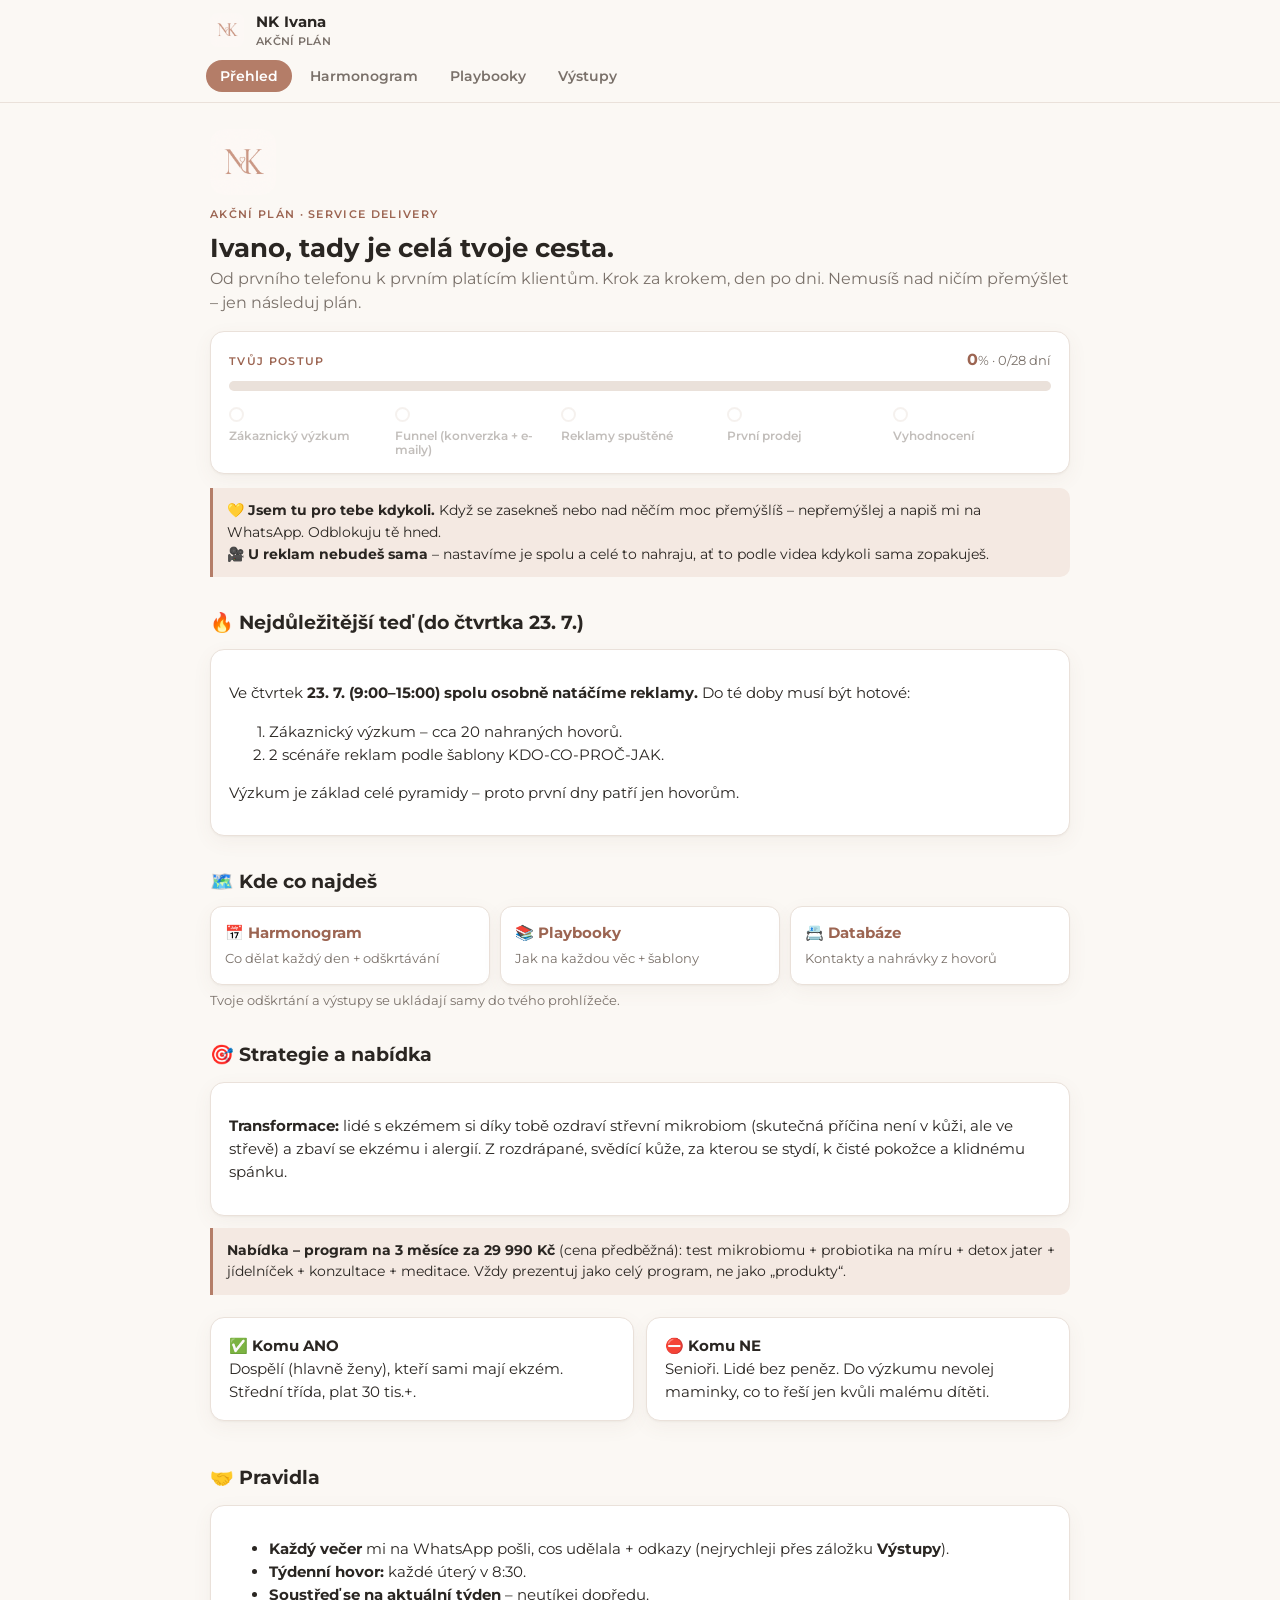
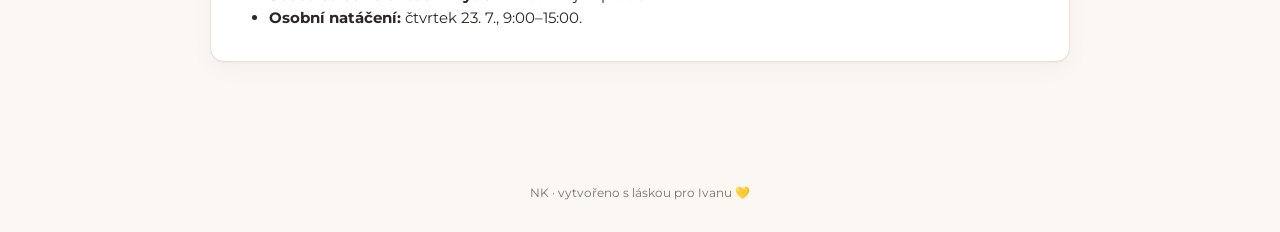
<file: index.html>
<!doctype html><html lang="cs"><head><meta charset="utf-8"><meta name="viewport" content="width=device-width,initial-scale=1"><title>NK Ivana – akční plán</title><link rel="stylesheet" href="styles.css?v=1786978415"></head><body><header class="top"><div class="top-in"><img class="logo" src="[data-uri]" alt="NK"><div class="brand">NK Ivana<small>AKČNÍ PLÁN</small></div></div><div class="tabs" role="tablist"><button class="tab" role="tab" data-tab="prehled" aria-selected="true">Přehled</button><button class="tab" role="tab" data-tab="harmonogram" aria-selected="false">Harmonogram</button><button class="tab" role="tab" data-tab="playbooky" aria-selected="false">Playbooky</button><button class="tab" role="tab" data-tab="vystupy" aria-selected="false">Výstupy</button></div></header><div class="wrap"><section class="panel on" id="p-prehled"></section></div><div class="wrap"><section class="panel" id="p-harmonogram"></section></div><div class="wrap"><section class="panel" id="p-playbooky"></section></div><div class="wrap"><section class="panel" id="p-vystupy"><p class="eyebrow">Output maker</p><h1>Výstupy pro Vojtu</h1><p class="lead">Všechno, cos dnes udělala, na jednom místě. Klikni na Zkopírovat a pošli mi to večer na WhatsApp.</p><p><button class="btn" id="copybtn">📋 Zkopírovat pro Vojtu</button> <button class="btn ghost" id="dlbtn">⬇️ Stáhnout .txt</button> <button class="btn ghost" id="refresh">↻ Aktualizovat</button></p><textarea id="outbox" readonly></textarea><p class="muted" style="font-size:12.5px">Bere se jen to, co jsi vyplnila. Data žijí ve tvém prohlížeči – nikdo jiný k nim nemá přístup.</p></section></div><div class="foot">NK · vytvořeno s láskou pro Ivanu 💛</div><script src="content.js?v=1786978415"></script><script src="nk-supabase.js?v=1786978415"></script><script src="render.js?v=1786978415"></script><script src="app.js?v=1786978415"></script></body></html>
</file>
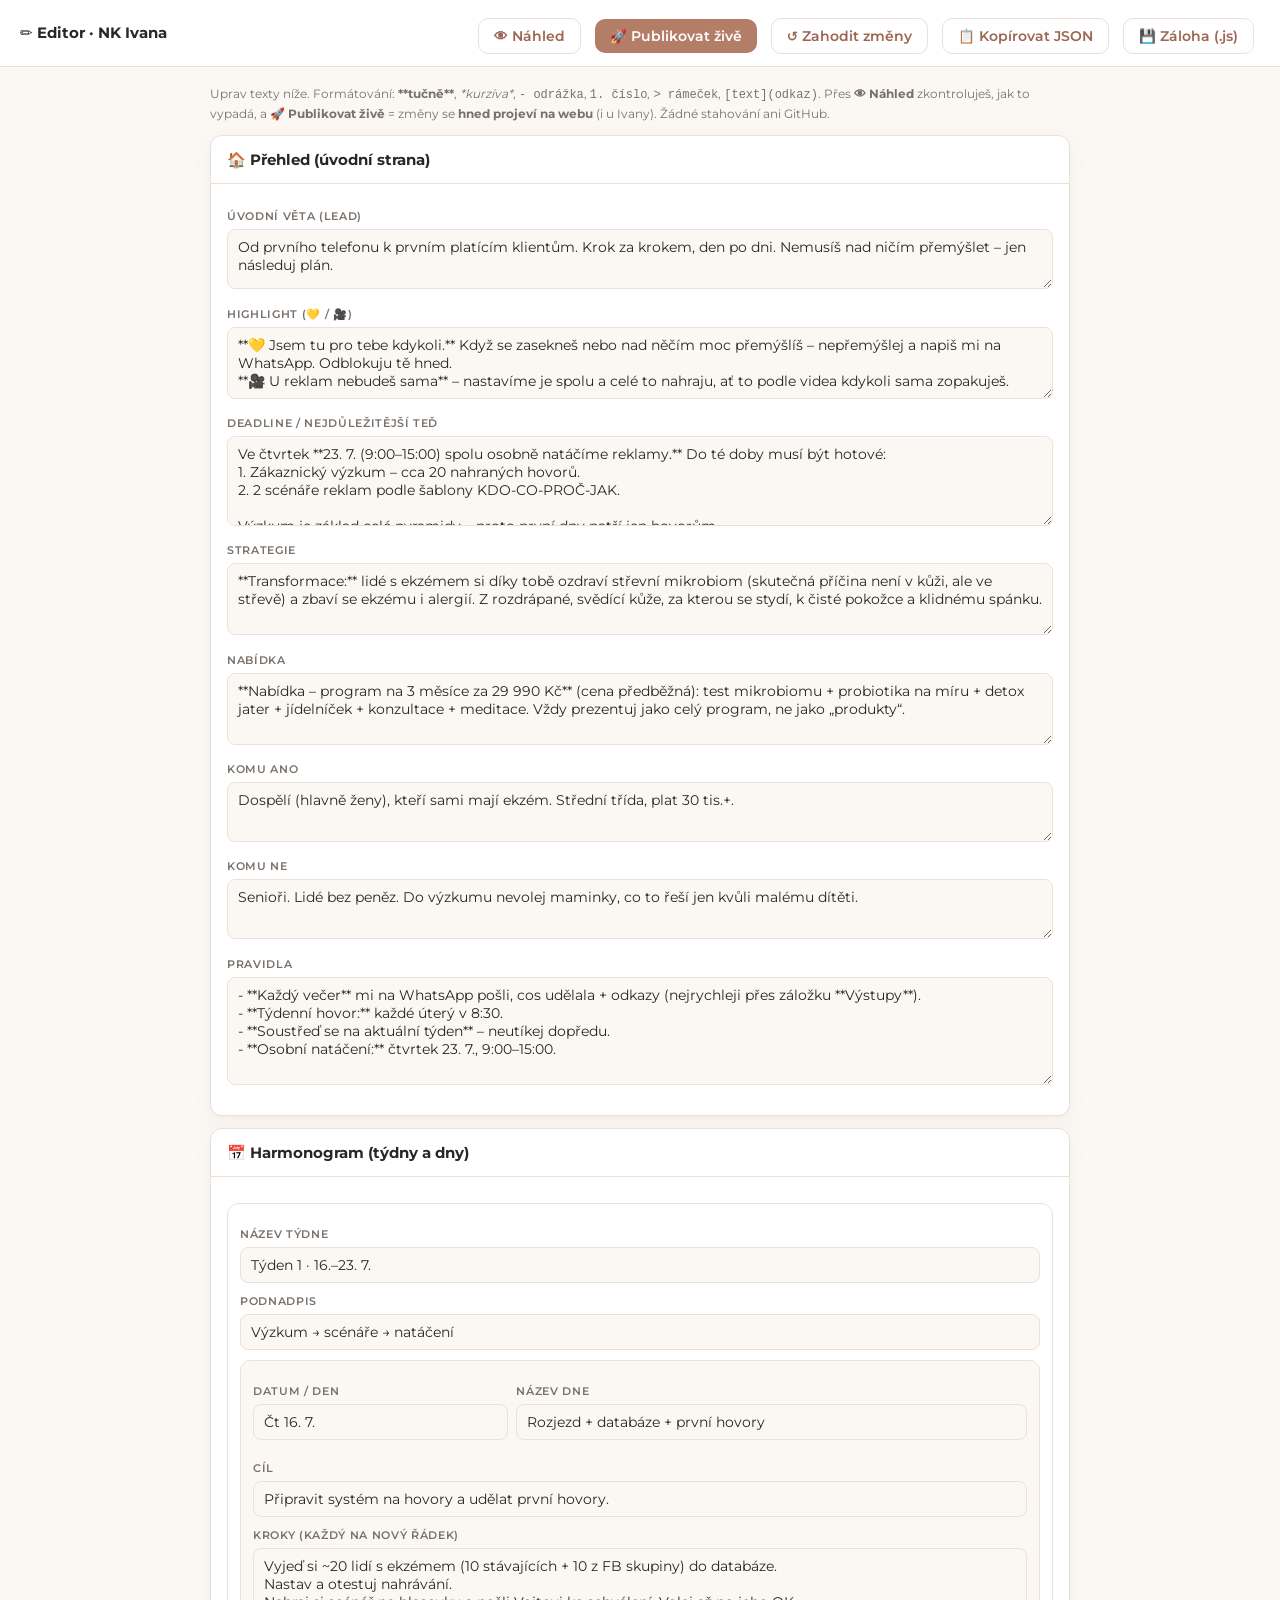
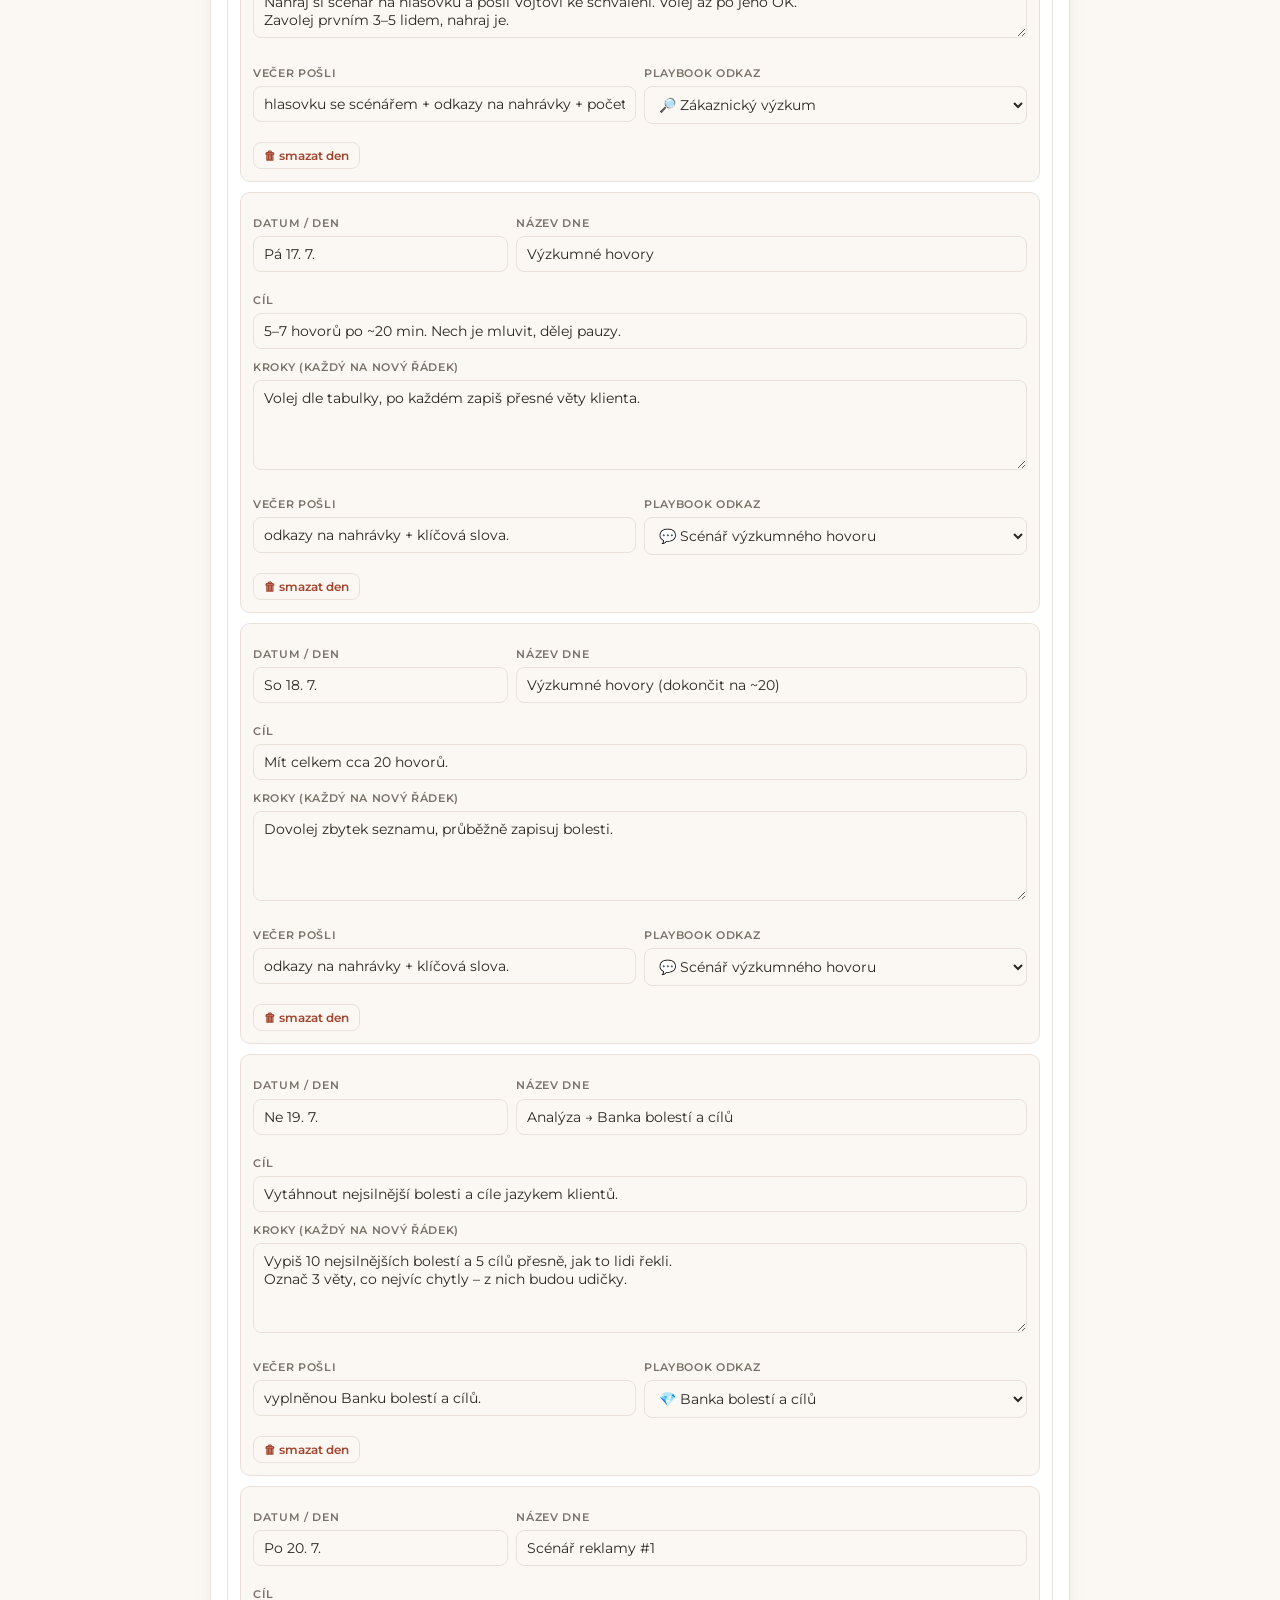
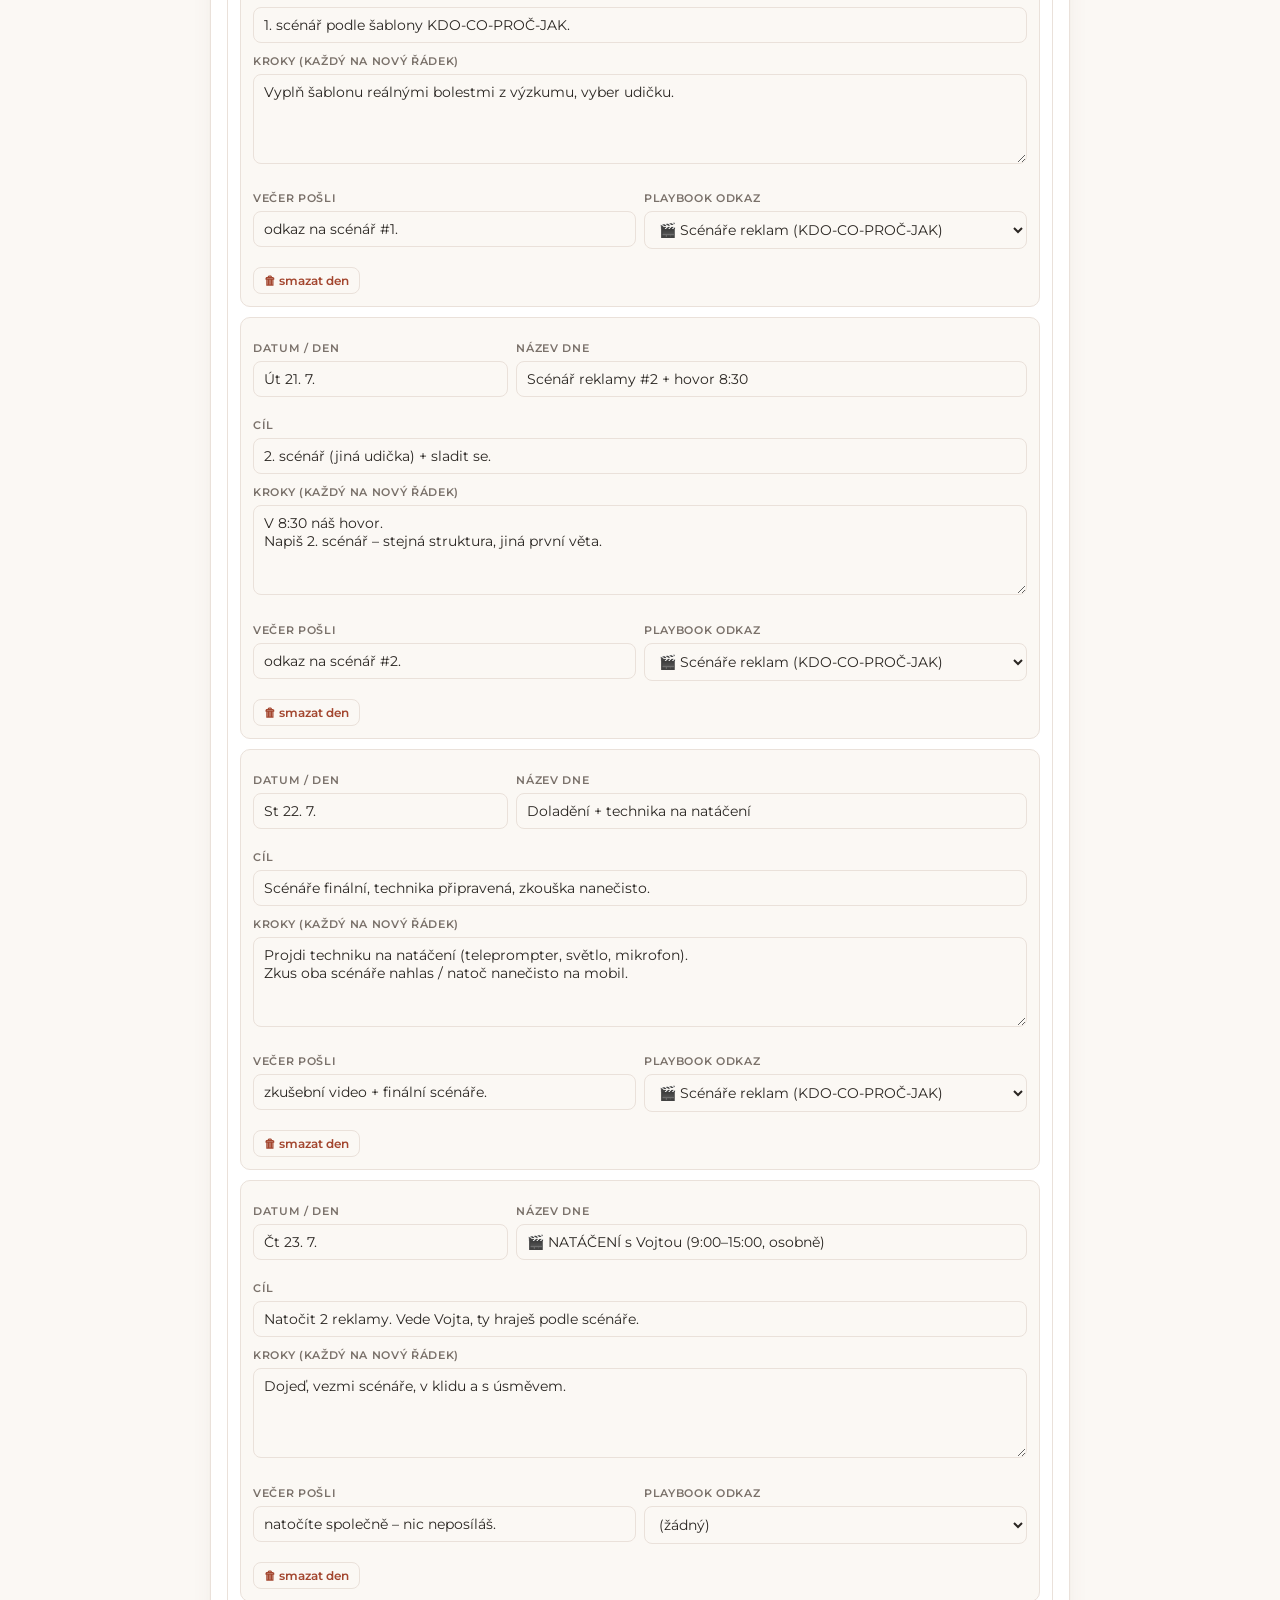
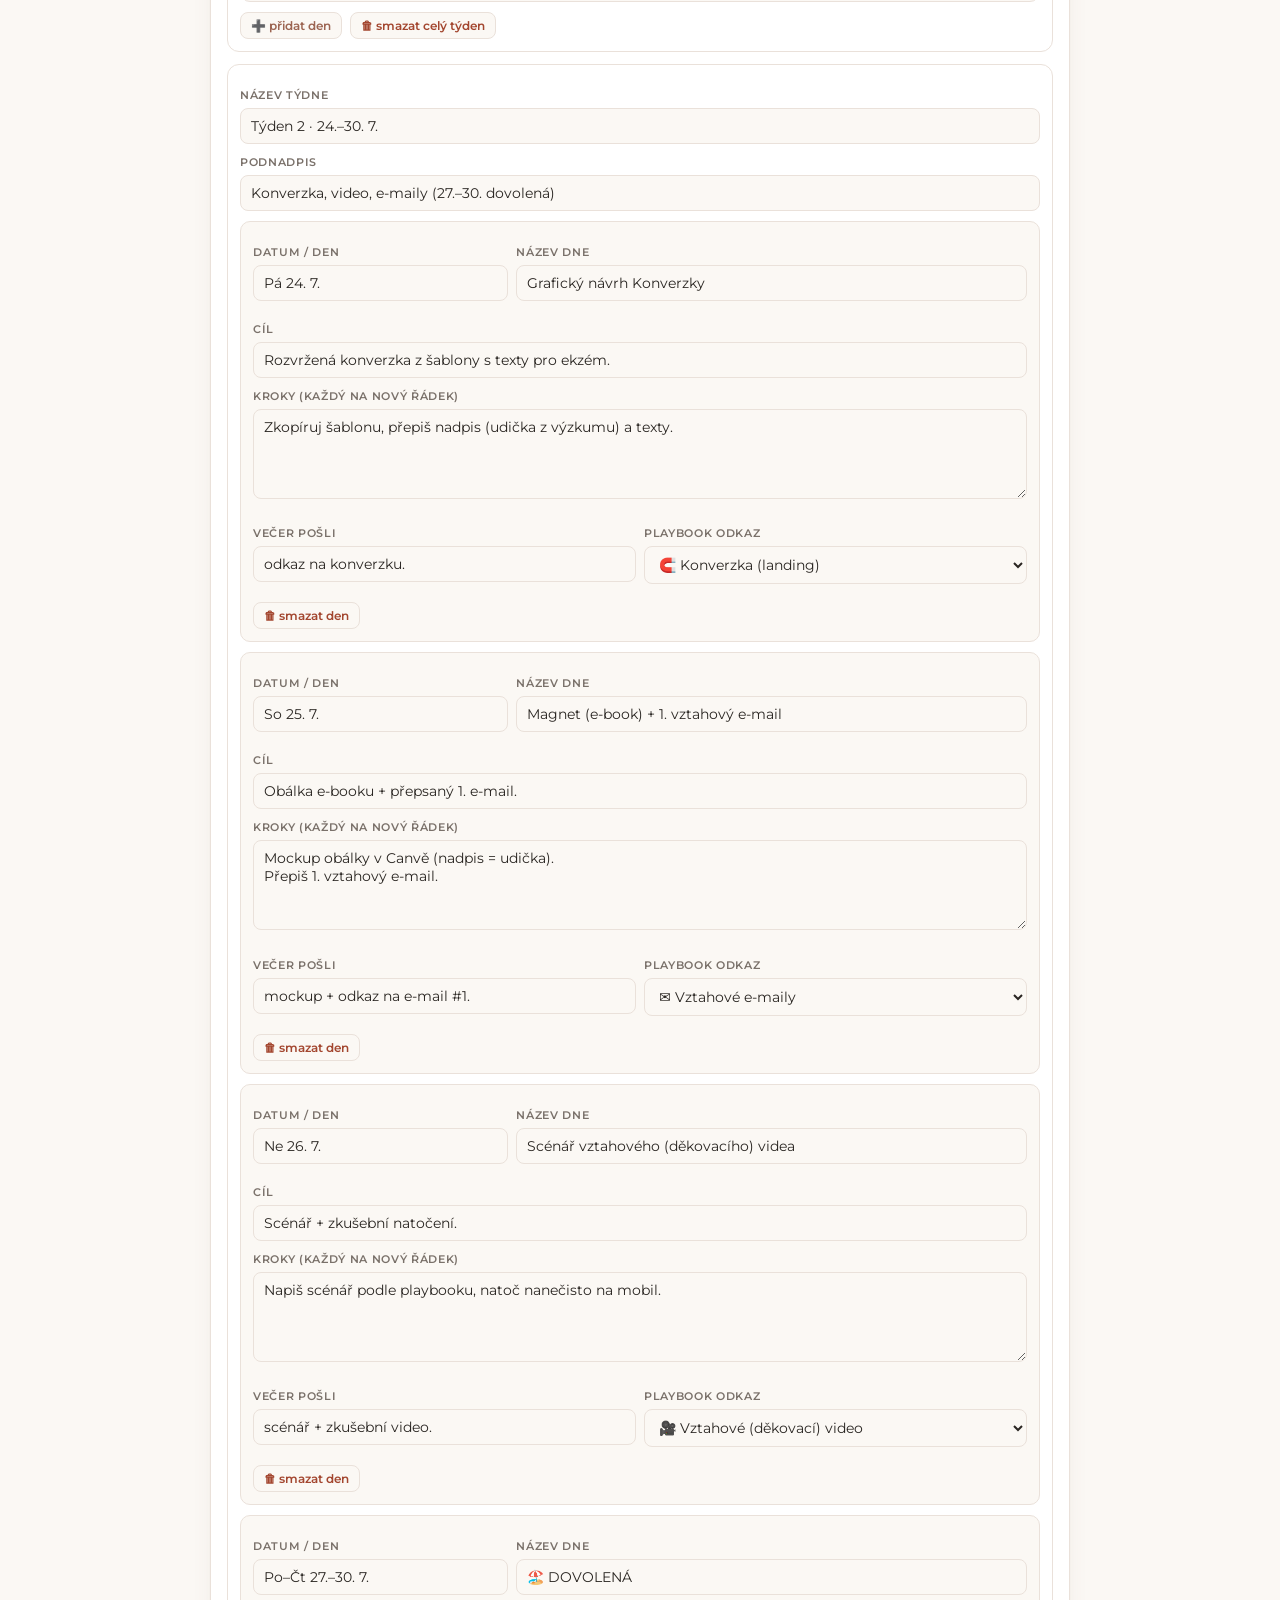
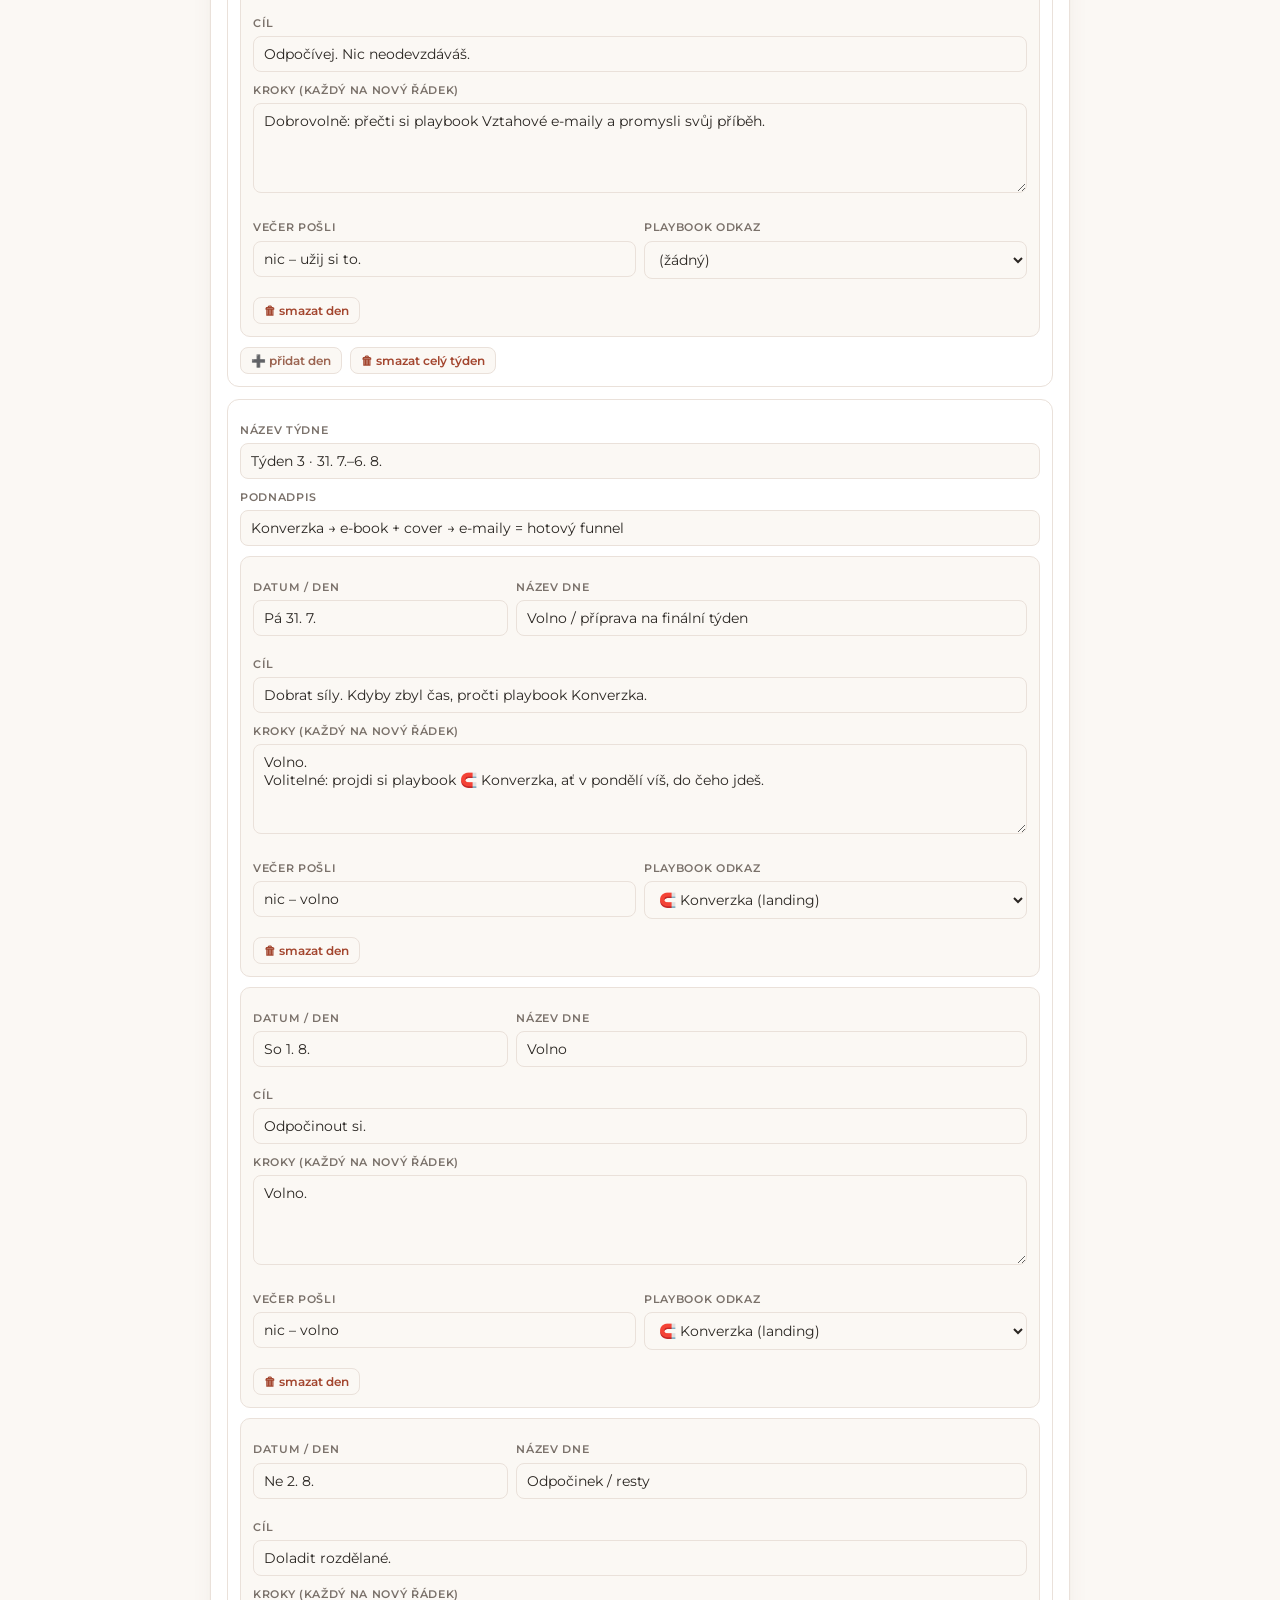
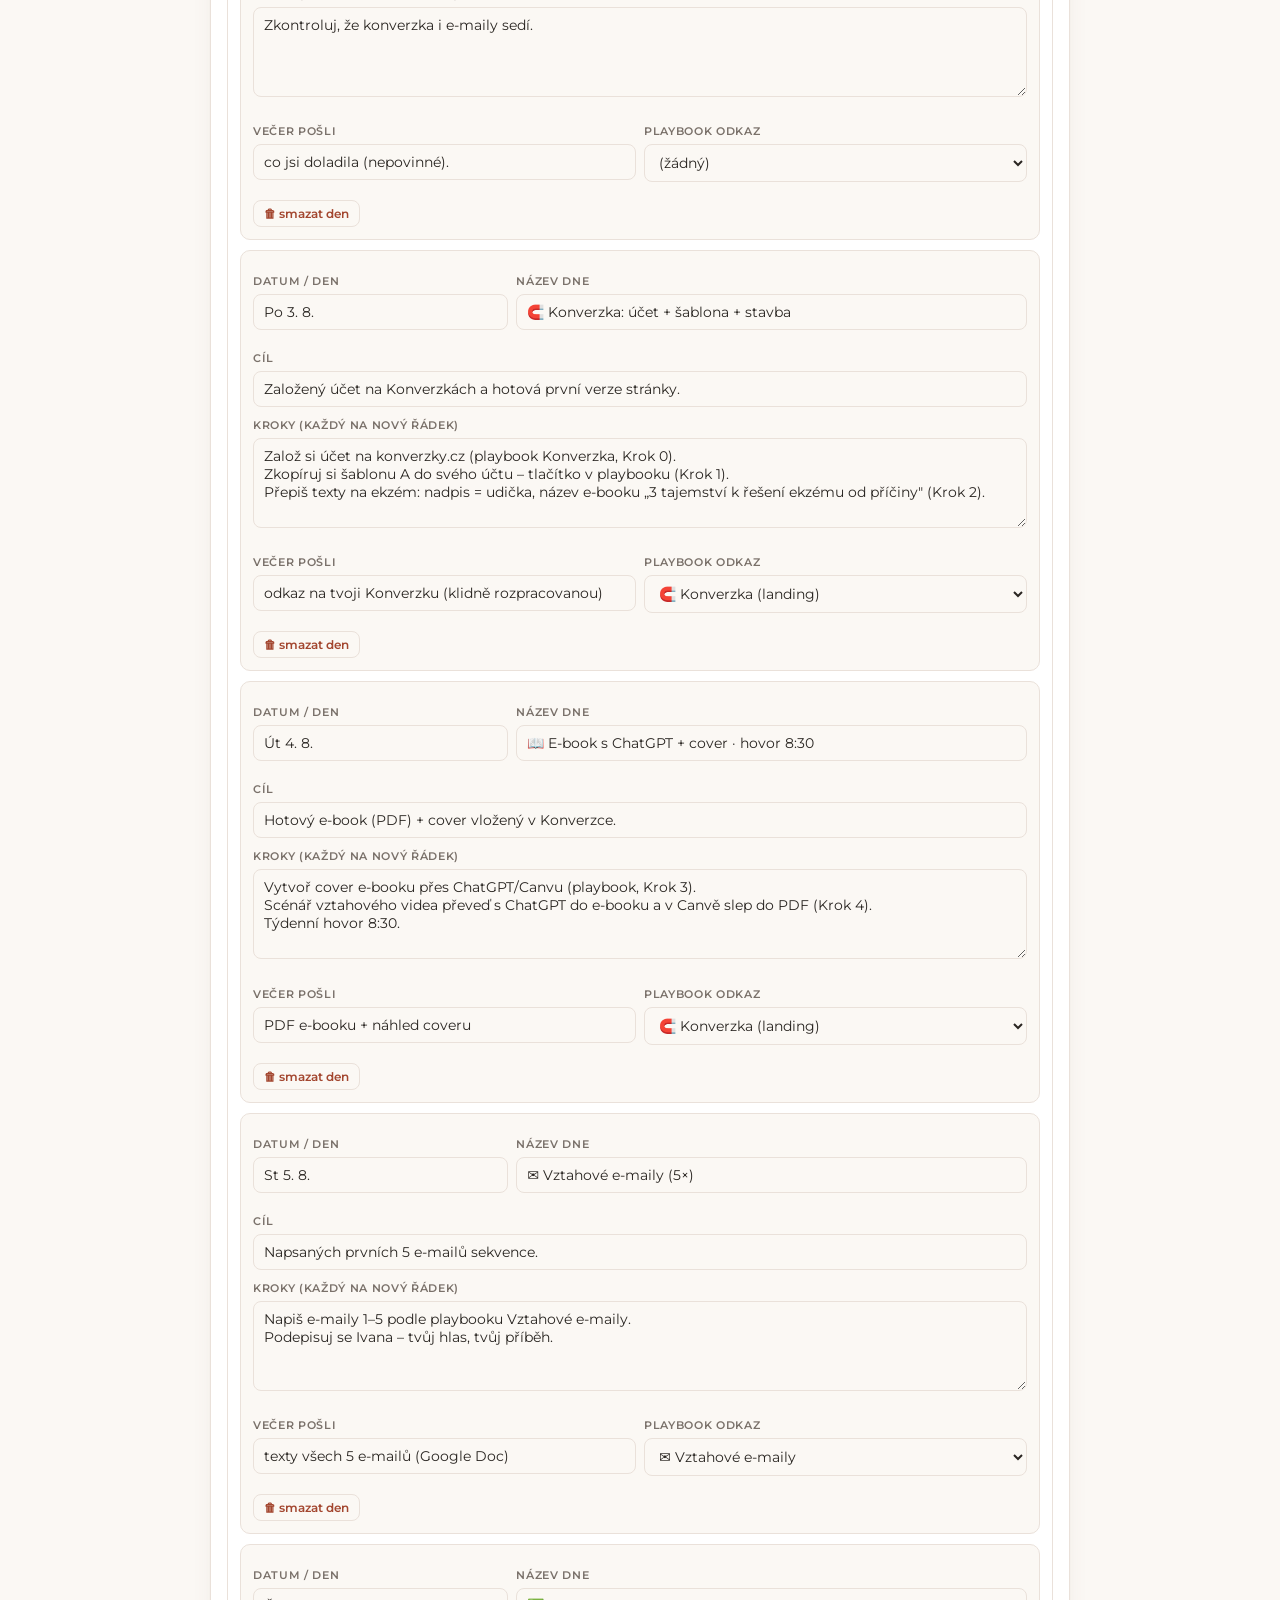
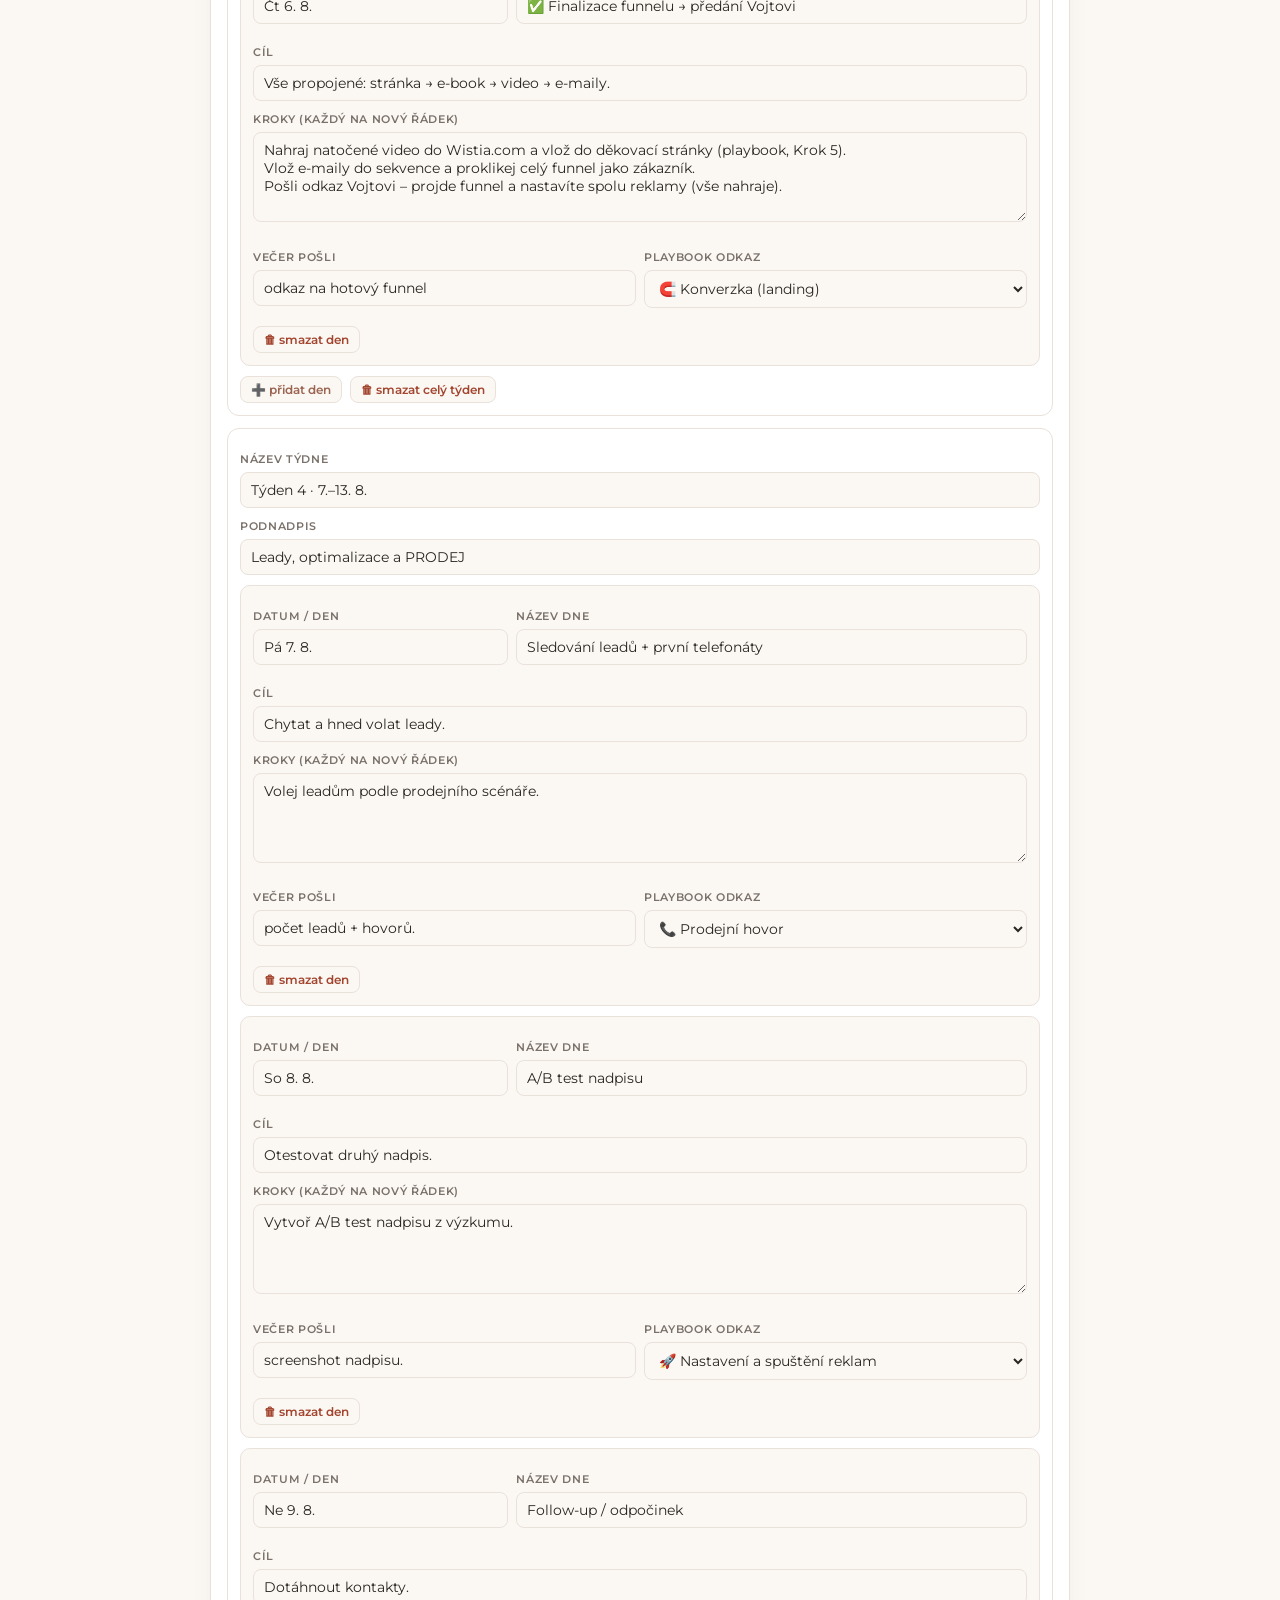
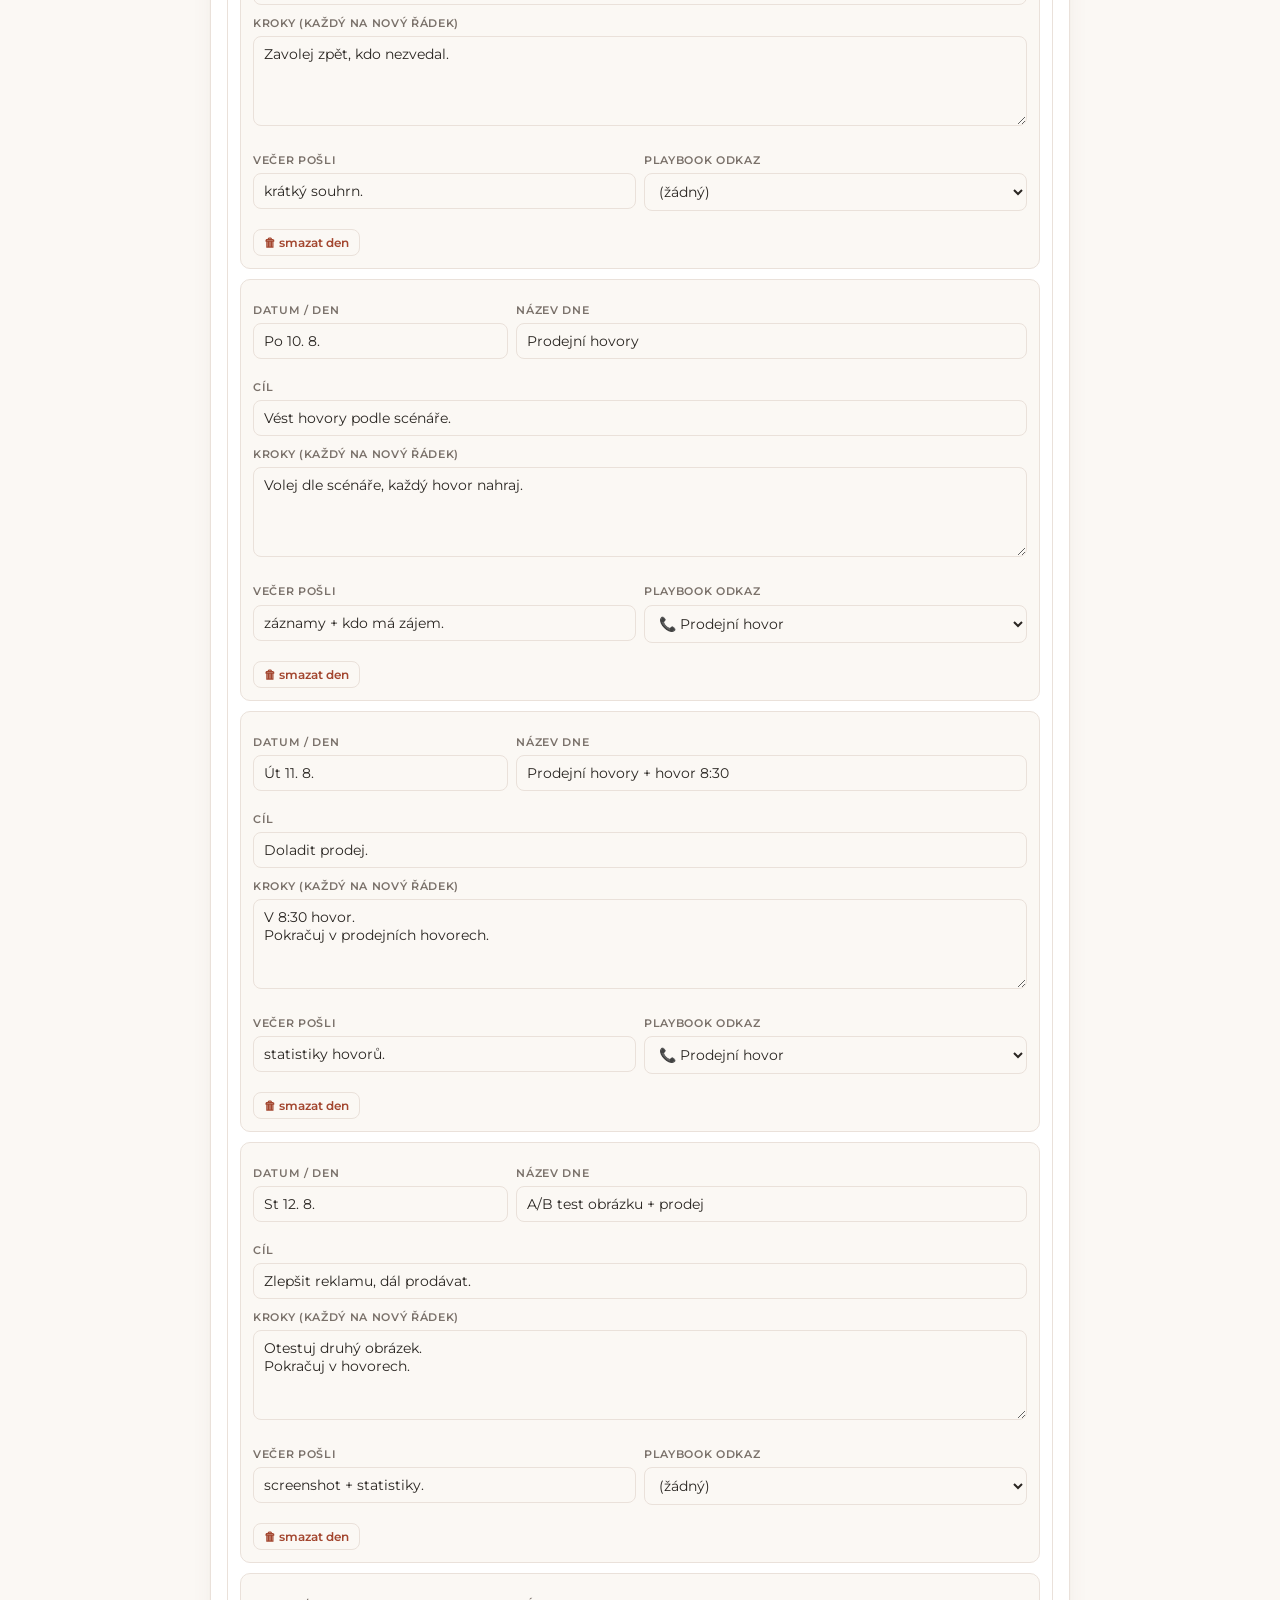
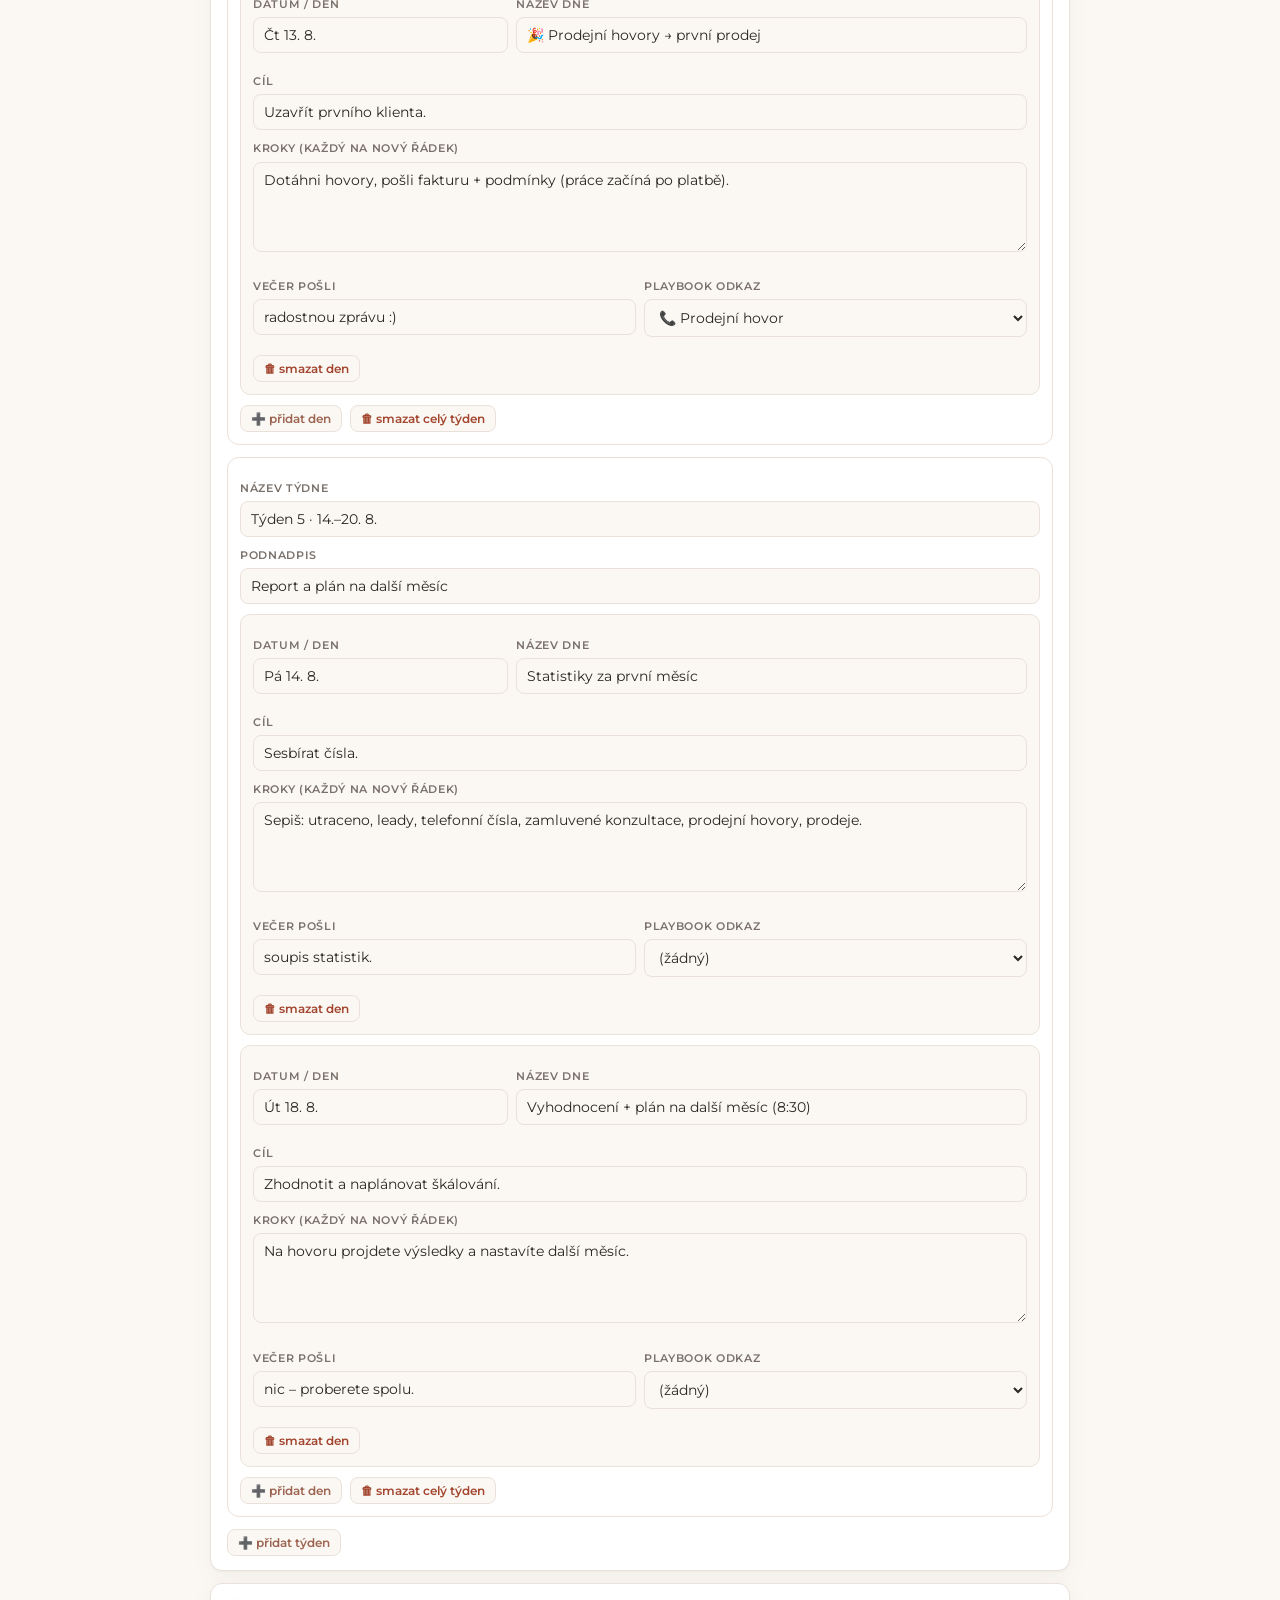
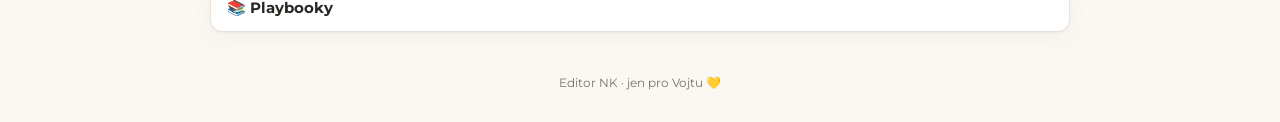
<file: editor.html>
<!doctype html>
<html lang="cs">
<head>
<meta charset="utf-8">
<meta name="viewport" content="width=device-width,initial-scale=1">
<title>Editor – NK Ivana</title>
<link rel="stylesheet" href="styles.css?v=1784154574">
</head>
<body>
<div class="ed-bar">
  <span class="ttl">✏️ Editor · NK Ivana</span>
  <button class="btn ghost" id="previewBtn">👁 Náhled</button>
  <button class="btn" id="downloadBtn">🚀 Publikovat živě</button>
  <button class="btn ghost" id="resetBtn">↺ Zahodit změny</button>
  <button class="btn ghost" id="copyBtn">📋 Kopírovat JSON</button>
  <button class="btn ghost" id="downloadJson">💾 Záloha (.js)</button>
</div>
<div class="wrap" style="padding-top:16px">
  <p class="hint">Uprav texty níže. Formátování: <b>**tučně**</b>, <i>*kurzíva*</i>, <code>- odrážka</code>, <code>1. číslo</code>, <code>&gt; rámeček</code>, <code>[text](odkaz)</code>. Přes <b>👁 Náhled</b> zkontroluješ, jak to vypadá, a <b>🚀 Publikovat živě</b> = změny se <b>hned projeví na webu</b> (i u Ivany). Žádné stahování ani GitHub.</p>
  <div id="editor"></div>
  <div class="foot">Editor NK · jen pro Vojtu 💛</div>
</div>
<dialog id="prev">
  <div class="ed-bar"><span class="ttl">Náhled</span><button class="btn ghost" id="prevClose">Zavřít</button></div>
  <div id="prevBody" style="max-height:78vh;overflow:auto;padding:16px 4px"></div>
</dialog>
<script src="content.js?v=1784154574"></script>
<script src="nk-supabase.js?v=1784154574"></script>
<script src="render.js?v=1784154574"></script>
<script src="editor.js?v=1784154574"></script>
</body>
</html>
</file>
<file: styles.css>
@font-face{font-family:'Mont';src:url([data-uri]) format('woff2');font-weight:400;font-display:swap}
@font-face{font-family:'Mont';src:url([data-uri]) format('woff2');font-weight:600;font-display:swap}
@font-face{font-family:'Mont';src:url([data-uri]) format('woff2');font-weight:700;font-display:swap}
:root{--paper:#FBF8F4;--card:#FFFFFF;--ink:#2A2622;--ink2:#7A716A;--rose:#B47D68;--rose-dk:#9C6552;--rose-tint:#F4E9E2;--line:#EAE1DA;--done:#6E8B6B;--done-tint:#EAF0E7;--shadow:0 1px 2px rgba(60,40,30,.04),0 6px 20px rgba(120,80,60,.06)}
*{box-sizing:border-box}
html{color-scheme:light}
body{margin:0;background:var(--paper);color:var(--ink);font-family:'Mont',system-ui,'Segoe UI',sans-serif;font-size:15px;line-height:1.55;-webkit-font-smoothing:antialiased}
a{color:var(--rose-dk);text-decoration:none}a:hover{text-decoration:underline}
.wrap{max-width:900px;margin:0 auto;padding:0 20px}
.top{position:sticky;top:0;z-index:20;background:rgba(251,248,244,.9);backdrop-filter:blur(8px);border-bottom:1px solid var(--line)}
.top-in{max-width:900px;margin:0 auto;padding:10px 20px;display:flex;align-items:center;gap:12px}
.logo{width:34px;height:34px;border-radius:8px;flex:0 0 auto}
.brand{font-weight:700;font-size:15px;letter-spacing:.2px}
.brand small{display:block;font-weight:600;font-size:11px;color:var(--ink2);letter-spacing:.3px}
.tabs{display:flex;gap:4px;overflow-x:auto;max-width:900px;margin:0 auto;padding:0 16px 10px}
.tab{flex:0 0 auto;border:none;background:none;color:var(--ink2);font-family:inherit;font-weight:600;font-size:13.5px;padding:8px 14px;border-radius:999px;cursor:pointer;white-space:nowrap}
.tab[aria-selected="true"]{background:var(--rose);color:#fff}
.panel{display:none;padding:26px 0 80px}
.panel.on{display:block;animation:fade .25s ease}
@keyframes fade{from{opacity:0;transform:translateY(4px)}to{opacity:1;transform:none}}
@media (prefers-reduced-motion:reduce){.panel.on{animation:none}}
h1{font-size:26px;line-height:1.15;margin:.2em 0 .1em;text-wrap:balance}
h2{font-size:19px;margin:1.6em 0 .5em}
h4{font-size:13.5px;margin:14px 0 4px;color:var(--rose-dk);text-transform:uppercase;letter-spacing:.06em}
.eyebrow{text-transform:uppercase;letter-spacing:.12em;font-size:11px;font-weight:600;color:var(--rose-dk)}
.lead{color:var(--ink2);font-size:15.5px;margin:.2em 0 1em}
.hero-logo{width:66px;height:66px;border-radius:14px;display:block;margin-bottom:10px}
.card{background:var(--card);border:1px solid var(--line);border-radius:14px;padding:16px 18px;box-shadow:var(--shadow);margin:12px 0}
.grid2{display:grid;grid-template-columns:1fr 1fr;gap:12px}
@media(max-width:620px){.grid2{grid-template-columns:1fr}}
.callout{background:var(--rose-tint);border-left:3px solid var(--rose);border-radius:0 10px 10px 0;padding:12px 14px;margin:10px 0;font-size:14px}
.muted{color:var(--ink2)}
.btn{display:inline-block;background:var(--rose);color:#fff;font-weight:600;font-size:13.5px;padding:9px 15px;border-radius:10px;margin:6px 6px 0 0;cursor:pointer;border:none;font-family:inherit}
.btn:hover{background:var(--rose-dk);text-decoration:none}
.btn.ghost{background:transparent;color:var(--rose-dk);border:1px solid var(--line)}
.tiles{display:grid;grid-template-columns:1fr 1fr 1fr;gap:10px;margin-top:10px}
@media(max-width:620px){.tiles{grid-template-columns:1fr}}
.tile{display:block;background:var(--card);border:1px solid var(--line);border-radius:12px;padding:14px;box-shadow:var(--shadow)}
.tile b{display:block;margin-bottom:2px}.tile span{font-size:12.5px;color:var(--ink2)}
.progress{position:sticky;top:98px;z-index:10;background:rgba(251,248,244,.94);backdrop-filter:blur(6px);padding:10px 0 12px;margin-bottom:6px}
.pbar{height:8px;background:var(--line);border-radius:99px;overflow:hidden}
.pbar i{display:block;height:100%;width:0;background:var(--rose);border-radius:99px;transition:width .35s ease}
.pmeta{display:flex;justify-content:space-between;font-size:12.5px;color:var(--ink2);margin-bottom:6px}
.pmeta b{color:var(--ink);font-variant-numeric:tabular-nums}
.week{border:1px solid var(--line);border-radius:14px;background:var(--card);margin:12px 0;overflow:hidden;box-shadow:var(--shadow)}
.week-h{width:100%;display:flex;align-items:center;justify-content:space-between;gap:12px;background:none;border:none;cursor:pointer;padding:14px 16px;font-family:inherit;color:var(--ink);text-align:left}
.week-name{font-weight:700;font-size:15px;display:block}
.week-sub{font-size:12.5px;color:var(--ink2)}
.week-meta{display:flex;align-items:center;gap:10px;flex:0 0 auto}
.wk-count{font-size:12px;font-weight:600;color:var(--rose-dk);background:var(--rose-tint);padding:3px 9px;border-radius:99px;font-variant-numeric:tabular-nums}
.chev{color:var(--ink2);transition:transform .2s}
.week-h[aria-expanded="true"] .chev{transform:rotate(180deg)}
.week-body{padding:0 14px 12px;display:flex;flex-direction:column;gap:10px}
.day{border:1px solid var(--line);border-radius:12px;padding:13px 14px;background:var(--paper)}
.day.done{border-color:var(--done);background:var(--done-tint)}
.day-top{display:flex;align-items:center;gap:10px}
.dow{font-weight:700;font-size:12px;color:var(--rose-dk);background:var(--rose-tint);padding:3px 9px;border-radius:7px;white-space:nowrap}
.day.done .dow{color:var(--done);background:transparent;border:1px solid var(--done)}
.day-title{font-size:14.5px;font-weight:600;margin:0;flex:1}
.donepill{display:flex;align-items:center;gap:6px;font-size:12.5px;font-weight:600;color:var(--ink2);cursor:pointer;flex:0 0 auto;user-select:none}
.donepill input{accent-color:var(--done);width:16px;height:16px}
.day.done .donepill{color:var(--done)}
.goal{font-size:13.5px;margin:9px 0 6px}
.goal .k{display:inline-block;font-size:10.5px;font-weight:700;text-transform:uppercase;letter-spacing:.08em;color:var(--rose-dk);margin-right:5px}
.pblink{font-weight:600;white-space:nowrap}
.steps{list-style:none;margin:6px 0;padding:0;display:flex;flex-direction:column;gap:5px}
.chk{display:flex;gap:9px;align-items:flex-start;font-size:13.5px;cursor:pointer}
.chk input{margin-top:3px;accent-color:var(--rose);width:15px;height:15px;flex:0 0 auto}
.chk input:checked+span{color:var(--ink2);text-decoration:line-through}
.outwrap{margin-top:9px}
.lbl{display:block;font-size:11px;font-weight:600;text-transform:uppercase;letter-spacing:.08em;color:var(--ink2);margin-bottom:4px}
textarea.out{width:100%;border:1px solid var(--line);border-radius:9px;background:var(--card);color:var(--ink);font-family:inherit;font-size:13.5px;padding:8px 10px;resize:vertical}
textarea.out:focus{outline:2px solid var(--rose);outline-offset:1px;border-color:transparent}
.deliver{font-size:12px;color:var(--ink2);margin:6px 0 0}
.pb{scroll-margin-top:150px;background:var(--card);border:1px solid var(--line);border-radius:14px;padding:16px 18px;margin:12px 0;box-shadow:var(--shadow)}
.pb-h{font-size:17px;margin:0 0 6px}
.pb .qh,.pb p{font-size:13.5px}
.pb ul,.pb ol{margin:4px 0;padding-left:20px}.pb li{margin:3px 0;font-size:13.5px}
.pbnav{display:flex;flex-wrap:wrap;gap:6px;margin:6px 0 4px}
.pbnav a{font-size:12.5px;background:var(--rose-tint);color:var(--rose-dk);padding:5px 10px;border-radius:99px;font-weight:600}
.pbnav a:hover{text-decoration:none;background:var(--rose);color:#fff}
#outbox{width:100%;min-height:280px;border:1px solid var(--line);border-radius:12px;background:var(--card);color:var(--ink);font-family:'Mont',monospace;font-size:13px;line-height:1.5;padding:14px;resize:vertical}
.toast{position:fixed;bottom:22px;left:50%;transform:translateX(-50%) translateY(20px);background:var(--ink);color:var(--paper);padding:10px 18px;border-radius:99px;font-size:13.5px;font-weight:600;opacity:0;transition:.3s;pointer-events:none;z-index:50}
.toast.show{opacity:1;transform:translateX(-50%) translateY(0)}
.foot{color:var(--ink2);font-size:12px;text-align:center;padding:30px 0}
/* overview progress + milestones */
.ovprog{background:var(--card);border:1px solid var(--line);border-radius:14px;padding:16px 18px;box-shadow:var(--shadow);margin:14px 0}
.ovhead{display:flex;justify-content:space-between;align-items:baseline;margin-bottom:8px;gap:10px}
.ovpct{font-size:12.5px;color:var(--ink2);white-space:nowrap}
.ovpct b{color:var(--rose-dk);font-size:16px;font-variant-numeric:tabular-nums}
.ovbar{height:10px;background:var(--line);border-radius:99px;overflow:hidden}
.ovbar i{display:block;height:100%;width:0;background:linear-gradient(90deg,var(--rose),var(--rose-dk));border-radius:99px;transition:width .5s ease}
.miles{display:flex;gap:8px;margin-top:16px;flex-wrap:wrap}
.mile{flex:1;min-width:120px;display:flex;flex-direction:column;gap:7px;opacity:.45;transition:opacity .3s}
.mile .dot{width:15px;height:15px;border-radius:50%;border:2px solid var(--line);background:var(--card)}
.mile .ml{font-size:11.5px;font-weight:600;color:var(--ink2);line-height:1.25}
.mile.done{opacity:1}
.mile.done .dot{background:var(--done);border-color:var(--done);box-shadow:0 0 0 4px var(--done-tint)}
.mile.done .ml{color:var(--ink)}
/* locked playbooks */
.pb.locked{opacity:.65}
.pb .lockmsg{display:none;font-size:13.5px;color:var(--ink2);background:var(--rose-tint);border-radius:10px;padding:12px 14px;margin-top:6px}
.pb.locked .lockmsg{display:block}
.pb.locked .pb-content{display:none}
.pbnav a.locked{background:var(--line);color:var(--ink2)}
.pbnav a.locked::before{content:"🔒 "}
/* rozklikávací bloky (accordion) + placeholdery */
details.acc{border:1px solid var(--line);border-radius:10px;margin:8px 0;overflow:hidden;background:var(--card)}
details.acc>summary{cursor:pointer;list-style:none;padding:11px 14px;font-weight:600;font-size:13.5px;color:var(--rose-dk);background:var(--rose-tint);display:flex;justify-content:space-between;align-items:center;gap:10px}
details.acc>summary::-webkit-details-marker{display:none}
details.acc>summary::after{content:"⌄";font-size:17px;line-height:1;transition:transform .2s;flex:0 0 auto}
details.acc[open]>summary::after{transform:rotate(180deg)}
.acc-body{padding:10px 14px}
.acc-body>*:first-child{margin-top:0}.acc-body>*:last-child{margin-bottom:0}
.acc-body p{margin:5px 0}
.ph{background:var(--card);border:1px dashed var(--rose);color:var(--rose-dk);border-radius:5px;padding:0 5px;font-weight:600;font-size:.9em}
/* inline editační režim (?edit) */
body.nk-edit{padding-bottom:66px}
body.nk-edit [data-edit]{outline:1px dashed transparent;border-radius:5px;cursor:text;transition:outline .12s,background .12s}
body.nk-edit [data-edit]:hover{outline-color:var(--rose);background:rgba(180,125,104,.07)}
body.nk-edit [data-edit]:focus{outline:2px solid var(--rose);outline-offset:2px;background:var(--rose-tint)}
body.nk-edit .pb.locked{opacity:1}
body.nk-edit .pb.locked .pb-content{display:block}
body.nk-edit .pb.locked .lockmsg{display:none}
textarea.nk-mdedit{width:100%;min-height:120px;border:1px solid var(--rose);border-radius:8px;padding:10px;font-family:'Mont',monospace;font-size:13px;line-height:1.5;color:var(--ink);background:#fff;resize:vertical}
#nk-editbar{position:fixed;left:0;right:0;bottom:0;z-index:9999;background:var(--ink);color:#fff;display:flex;justify-content:space-between;align-items:center;gap:12px;padding:11px 18px;font-size:13.5px;box-shadow:0 -4px 20px rgba(0,0,0,.25)}
#nk-editbar button{background:var(--rose);color:#fff;border:none;border-radius:9px;padding:10px 18px;font-weight:700;font-family:inherit;cursor:pointer;font-size:14px;flex:0 0 auto}
#nk-editbar button:hover{background:var(--rose-dk)}
#nk-editbar button:disabled{opacity:.6}
/* editor */
.ed-bar{position:sticky;top:0;z-index:30;background:var(--card);border-bottom:1px solid var(--line);padding:12px 20px;display:flex;flex-wrap:wrap;gap:8px;align-items:center}
.ed-bar .ttl{font-weight:700;margin-right:auto}
.ed-sec{background:var(--card);border:1px solid var(--line);border-radius:12px;margin:12px 0;box-shadow:var(--shadow);overflow:hidden}
.ed-sec>summary{cursor:pointer;padding:12px 16px;font-weight:700;list-style:none}
.ed-sec>summary::-webkit-details-marker{display:none}
.ed-sec[open]>summary{border-bottom:1px solid var(--line)}
.ed-body{padding:14px 16px}
.fld{margin:10px 0}
.fld label{display:block;font-size:11px;font-weight:600;text-transform:uppercase;letter-spacing:.06em;color:var(--ink2);margin-bottom:4px}
.fld input,.fld textarea,.fld select{width:100%;border:1px solid var(--line);border-radius:8px;padding:8px 10px;font-family:inherit;font-size:14px;background:var(--paper);color:var(--ink)}
.fld textarea{resize:vertical;min-height:60px}
.ed-day{border:1px solid var(--line);border-radius:10px;padding:12px;margin:10px 0;background:var(--paper)}
.ed-day .row{display:flex;gap:8px;flex-wrap:wrap}.ed-day .row>*{flex:1;min-width:120px}
.ed-week{border:1px solid var(--line);border-radius:12px;padding:12px;margin:12px 0}
.ed-actions{display:flex;gap:8px;flex-wrap:wrap;margin-top:8px}
.mini{font-size:12px;padding:5px 10px;border-radius:8px;border:1px solid var(--line);background:var(--paper);color:var(--rose-dk);cursor:pointer;font-family:inherit;font-weight:600}
.mini.del{color:#a3462f}
.hint{font-size:12px;color:var(--ink2);margin:2px 0 8px}
dialog{border:none;border-radius:16px;padding:0;max-width:820px;width:92%;box-shadow:0 20px 60px rgba(0,0,0,.3)}
dialog::backdrop{background:rgba(40,30,25,.45)}
</file>
